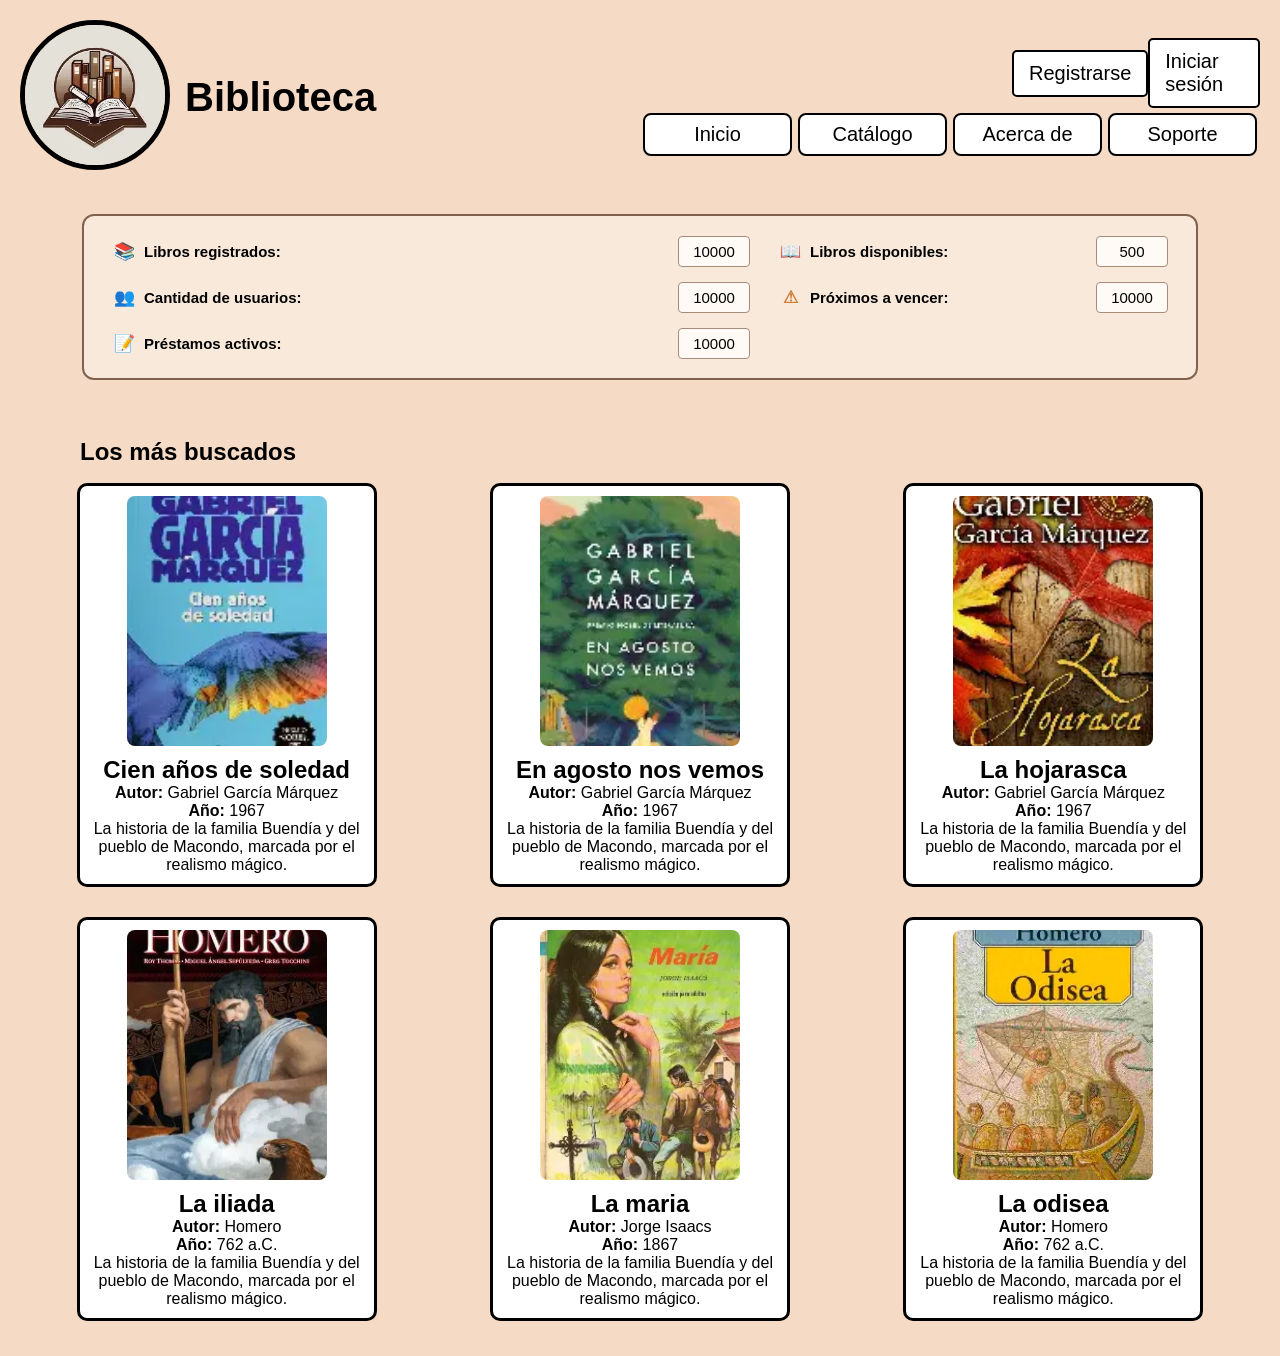
<file: index.html>
<!doctype html>
<html lang="en">
  <head>
    <meta charset="UTF-8" />
    <meta name="viewport" content="width=device-width, initial-scale=1.0" />
    <title>Biblioteca</title>
    <link rel="stylesheet" href="css/styles.css" />


  </head>
  <body>
    <div class="container">
      <div class="section header-sup">
        <div class="header-sup__logo">
          <div>
            <img
              src="images/logo.jpg"
              alt="logo de la biblioteca"
              class="logo"
            />
          </div>
          <div class="nombre">
            <p class="nombre-biblioteca">Biblioteca</p>
          </div>
        </div>
        <div class="header-sup__menu">
          <!-- Botones de login como enlaces -->
          <div class="login">
            <a href="../pages/registro.html" class="registrarse">Registrarse</a>
            <a href="../pages/login.html" class="iniciar-sesion">Iniciar sesión</a>
          </div>
          
          <!-- Menú principal -->
          <div class="menu">
            <a href="../index.html" class="btn inicio">Inicio</a>
            <a href="../pages/catalogo.html" class="btn catalogo">Catálogo</a>
            <a href="../pages/acercade.html" class="btn acerca-de">Acerca de</a>
            <a href="../pages/soporte.html" class="btn soporte">Soporte</a>
          </div>

        </div>
      </div>
    </div>

    <div class="section header-inf">
      <!-- Resumen de la biblioteca -->
    <section class="section resumen-biblioteca" aria-label="Resumen de la biblioteca">
      <div class="resumen-grupo">
        <div class="indicador">
          <span class="indicador-icono libros-icono" aria-hidden="true">&#128218;</span>
          <span>Libros registrados:</span>
          <strong>10000</strong>
        </div>
        <div class="indicador">
          <span class="indicador-icono usuarios-icono" aria-hidden="true">&#128101;</span>
          <span>Cantidad de usuarios:</span>
          <strong>10000</strong>
        </div>
        <div class="indicador">
          <span class="indicador-icono prestamos-icono" aria-hidden="true">&#128221;</span>
          <span>Préstamos activos:</span>
          <strong>10000</strong>
        </div>
      </div>
      <div class="resumen-grupo resumen-destacados">
        <div class="indicador">
          <span class="indicador-icono disponibles-icono" aria-hidden="true">&#128214;</span>
          <span>Libros disponibles:</span>
          <strong>500</strong>
        </div>
        <div class="indicador">
          <span class="indicador-icono vencer-icono" aria-hidden="true">&#9888;</span>
          <span>Próximos a vencer:</span>
          <strong>10000</strong>
        </div>
      </div>
    </section>
    </div>

    

    <!-- Catálogo de libros -->
    <div class="section content">
      <h2 class="titulo-catalogo">Los más buscados</h2>
      <div class="content-libros">
        <div class="book">
          <img
            src="images/cienañosdesoledad.jpg"
            alt="imagen de cien años de soledad"
            class="imagenlibro"
          />
          <div class="book-info">
            <h2>Cien años de soledad</h2>
            <p><strong>Autor:</strong> Gabriel García Márquez</p>
            <p><strong>Año:</strong> 1967</p>
            <p>
              La historia de la familia Buendía y del pueblo de Macondo, marcada
              por el realismo mágico.
            </p>
          </div>
        </div>

        <div class="book">
          <img
            src="images/enagostonosvemos.jpg"
            alt="imagen en agosto nos vemos"
            class="imagenlibro"
          />
          <div class="book-info">
            <h2>En agosto nos vemos</h2>
            <p><strong>Autor:</strong> Gabriel García Márquez</p>
            <p><strong>Año:</strong> 1967</p>
            <p>
              La historia de la familia Buendía y del pueblo de Macondo, marcada
              por el realismo mágico.
            </p>
          </div>
        </div>

        <div class="book">
          <img
            src="images/lahojarasca.jpg"
            alt="imagen de la hojrasca"
            class="imagenlibro"
          />
          <div class="book-info">
            <h2>La hojarasca</h2>
            <p><strong>Autor:</strong> Gabriel García Márquez</p>
            <p><strong>Año:</strong> 1967</p>
            <p>
              La historia de la familia Buendía y del pueblo de Macondo, marcada
              por el realismo mágico.
            </p>
          </div>
        </div>

        <div class="book">
          <img
            src="images/lailiada.jpg"
            alt="imagen de la iliada"
            class="imagenlibro"
          />
          <div class="book-info">
            <h2>La iliada</h2>
            <p><strong>Autor:</strong> Homero</p>
            <p><strong>Año:</strong> 762 a.C.</p>
            <p>
              La historia de la familia Buendía y del pueblo de Macondo, marcada
              por el realismo mágico.
            </p>
          </div>
        </div>

        <div class="book">
          <img
            src="images/lamaria.jpg"
            alt="imagen de la maria"
            class="imagenlibro"
          />
          <div class="book-info">
            <h2>La maria</h2>
            <p><strong>Autor:</strong> Jorge Isaacs</p>
            <p><strong>Año:</strong> 1867</p>
            <p>
              La historia de la familia Buendía y del pueblo de Macondo, marcada
              por el realismo mágico.
            </p>
          </div>
        </div>

        <div class="book">
          <img
            src="images/laodisea.jpg"
            alt="imagen de la odisea"
            class="imagenlibro"
          />
          <div class="book-info">
            <h2>La odisea</h2>
            <p><strong>Autor:</strong> Homero</p>
            <p><strong>Año:</strong> 762 a.C.</p>
            <p>
              La historia de la familia Buendía y del pueblo de Macondo, marcada
              por el realismo mágico.
            </p>
          </div>
        </div>
      </div>
    </div>
  </body>
</html>
</file>
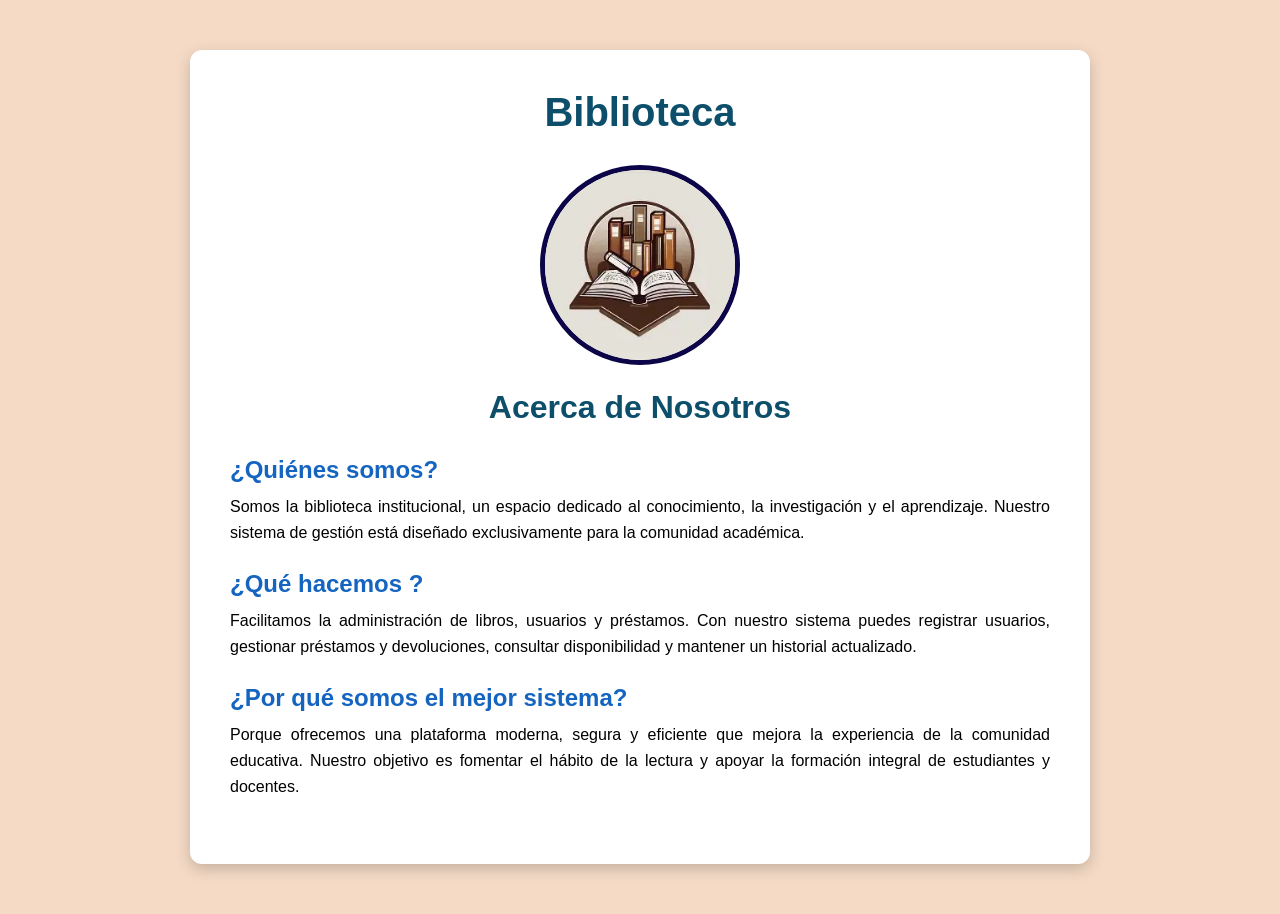
<file: pages/acercade.html>
<!DOCTYPE html>
<html lang="es">
<head>
  <meta charset="UTF-8">
  <meta name="viewport" content="width=device-width, initial-scale=1.0">
  <title>Acerca de - Biblioteca</title>
  <link rel="stylesheet" href="../css/styles.css">
</head>
<body>
  <div class="acerca-container">
    <h1 class="nombre-biblioteca">Biblioteca</h1>
     <!-- Logo grande  -->
    <div class="logo-acerca">
      <img src="../images/logo.jpg" class = "logoacercade" alt="Logo Biblioteca">
    </div>

    <h1>Acerca de Nosotros</h1>

    <section class="acerca-section">
      <h2>¿Quiénes somos?</h2>
      <p>
        Somos la biblioteca institucional, un espacio dedicado al conocimiento,
        la investigación y el aprendizaje. Nuestro sistema de gestión está
        diseñado exclusivamente para la comunidad académica.
      </p>
    </section>

    <section class="acerca-section">
      <h2>¿Qué hacemos ?</h2>
      <p>
        Facilitamos la administración de libros, usuarios y préstamos. 
        Con nuestro sistema puedes registrar usuarios, gestionar préstamos y devoluciones,
        consultar disponibilidad y mantener un historial actualizado.
      </p>
    </section>

    <section class="acerca-section">
      <h2>¿Por qué somos el mejor sistema?</h2>
      <p>
        Porque ofrecemos una plataforma moderna, segura y eficiente que mejora la
        experiencia de la comunidad educativa. Nuestro objetivo es fomentar el hábito
        de la lectura y apoyar la formación integral de estudiantes y docentes.
      </p>
    </section>
  </div>
</body>
</html>
</file>
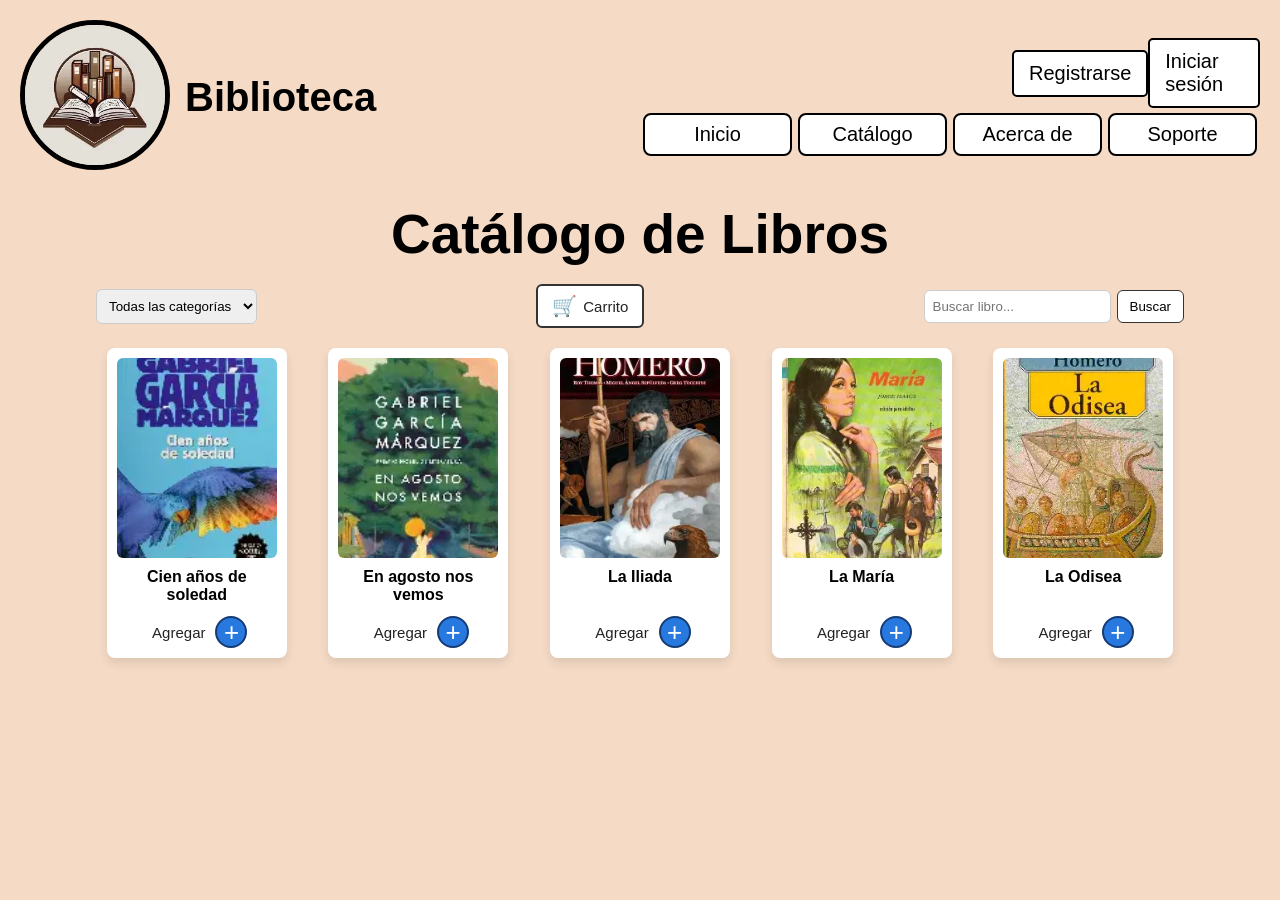
<file: pages/catalogo.html>
<!doctype html>
<html lang="es">
  <head>
    <meta charset="UTF-8" />
    <meta name="viewport" content="width=device-width, initial-scale=1.0" />
    <title>Catálogo - Biblioteca</title>
    <link rel="stylesheet" href="../css/styles.css" />
  </head>
  <body>
    <!-- Seccion arreglada de el menu principal -->
    <div class="container">
      <div class="section header-sup">
        <div class="header-sup__logo">
          <div>
            <img
              src="../images/logo.jpg"
              alt="logo de la biblioteca"
              class="logo"
            />
          </div>
          <div class="nombre">
            <p class="nombre-biblioteca">Biblioteca</p>
          </div>
        </div>
        <div class="header-sup__menu">
          <!-- Botones de login como enlaces -->
          <div class="login">
            <a href="../pages/registro.html" class="registrarse">Registrarse</a>
            <a href="../pages/login.html" class="iniciar-sesion"
              >Iniciar sesión</a
            >
          </div>

          <!-- Menú principal -->
          <div class="menu">
            <a href="../index.html" class="btn inicio">Inicio</a>
            <a href="../pages/catalogo.html" class="btn catalogo">Catálogo</a>
            <a href="../pages/acercade.html" class="btn acerca-de">Acerca de</a>
            <a href="../pages/soporte.html" class="btn soporte">Soporte</a>
          </div>
        </div>
      </div>
    </div>
    <!-- Seccion de el titulo de la pagina catalogo -->
    <div class="Titulo-catalogo">
      <h1 class="Titulo-text-catalogo">Catálogo de Libros</h1>

    </div>
    <div class="catalogo-container">

      <!-- Barra de búsqueda y categorías -->
      <div class="catalogo-barra">
        <select id="categorias">
          <option value="todos">Todas las categorías</option>
          <option value="novela">Novela</option>
          <option value="historia">Historia</option>
          <option value="ciencia">Ciencia</option>
          <option value="poesia">Poesía</option>
        </select>
        <button class="carrito" type="button" aria-label="Carrito de compras">
          <span aria-hidden="true">&#128722;</span>
          <span>Carrito</span>
        </button>
        <div class="buscarlibro">
          <input type="text" id="buscarLibro" placeholder="Buscar libro..." />
          <button id="btnBuscar" type="button">Buscar</button>

        </div>
        
      </div>

      <!-- Rejilla de libros -->
      <div class="catalogo-grid">
        <div class="libro" data-categoria="novela">
          <img
            src="../images/cienañosdesoledad.jpg"
            alt="Cien años de soledad"
          />
          <p>Cien años de soledad</p>
          <button class="agregar-carrito" type="button">
            <span>Agregar</span><span class="icono-agregar" aria-hidden="true">+</span>
          </button>
        </div>
        <div class="libro" data-categoria="novela">
          <img src="../images/enagostonosvemos.jpg" alt="En agosto nos vemos" />
          <p>En agosto nos vemos</p>
          <button class="agregar-carrito" type="button">
            <span>Agregar</span><span class="icono-agregar" aria-hidden="true">+</span>
          </button>
        </div>
        <div class="libro" data-categoria="historia">
          <img src="../images/lailiada.jpg" alt="La Iliada" />
          <p>La Iliada</p>
          <button class="agregar-carrito" type="button">
            <span>Agregar</span><span class="icono-agregar" aria-hidden="true">+</span>
          </button>
        </div>
        <div class="libro" data-categoria="novela">
          <img src="../images/lamaria.jpg" alt="La María" />
          <p>La María</p>
          <button class="agregar-carrito" type="button">
            <span>Agregar</span><span class="icono-agregar" aria-hidden="true">+</span>
          </button>
        </div>
        <div class="libro" data-categoria="historia">
          <img src="../images/laodisea.jpg" alt="La Odisea" />
          <p>La Odisea</p>
          <button class="agregar-carrito" type="button">
            <span>Agregar</span><span class="icono-agregar" aria-hidden="true">+</span>
          </button>
        </div>
      </div>
    </div>

    <!-- Ruta correcta al JS -->
    <script src="../Js/script-catalogo.js"></script>
  </body>
</html>
</file>
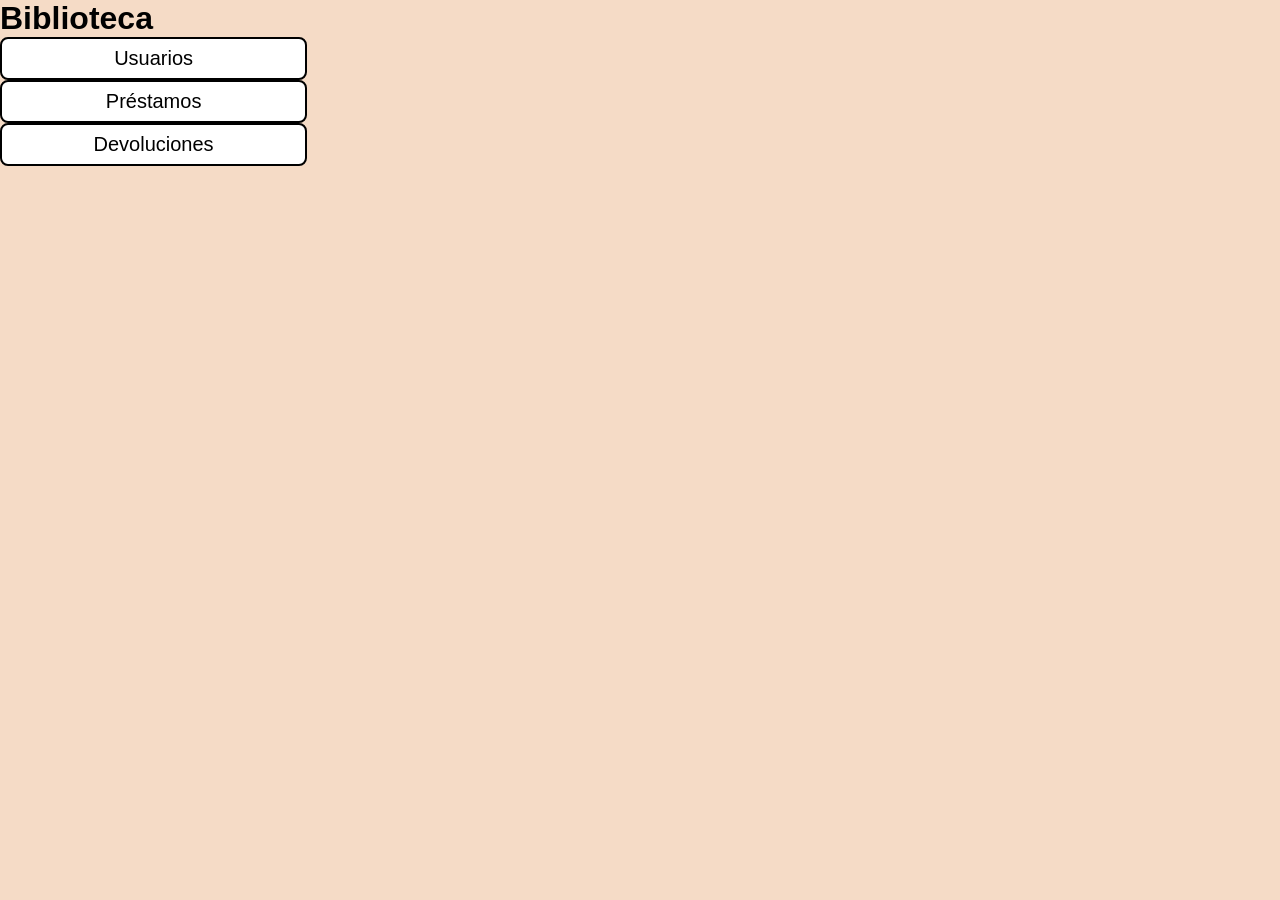
<file: pages/is.html>
<!DOCTYPE html>
<html lang="es">
<head>
  <meta charset="UTF-8">
  <meta name="viewport" content="width=device-width, initial-scale=1.0">
  <title>Sistema de Gestión de Biblioteca</title>
  <link rel="stylesheet" href="../css/styles.css">
</head>
<body>
  <div class="is-container">
    <h1>Biblioteca</h1>
    <div class="menu-is">
      <button id="btnUsuarios" class="btn">Usuarios</button>
      <button id="btnPrestamos" class="btn">Préstamos</button>
      <button id="btnDevoluciones" class="btn">Devoluciones</button>
    </div>

    <!-- Secciones dinámicas -->
    <div id="usuariosSection" class="section-is hidden">
      <h2>Buscar Usuario</h2>
      <input type="text" placeholder="Ingrese nombre o correo">
      <button class="btn"> Buscar</button>
    </div>

    <div id="prestamosSection" class="section-is hidden">
      <h2>Buscar Préstamo</h2>
      <input type="text" placeholder="Ingrese ID de préstamo">
      <button class="btn"> Buscar</button>
    </div>

    <div id="devolucionesSection" class="section-is hidden">
      <h2>Registrar Devolución</h2>
      <form id="devolucionForm">
        <label for="fecha">Fecha de devolución</label>
        <input type="date" id="fecha">

        <label>Estado</label>
        <select id="estado">
          <option value="tiempo">A tiempo</option>
          <option value="retraso">Con retraso</option>
        </select>

        <button type="submit" class="btn">Confirmar devolución</button>
      </form>
      <div id="mensajeDevolucion"></div>
    </div>
  </div>

  <script src="../Js/is.js"></script>
</body>
</html>
</file>
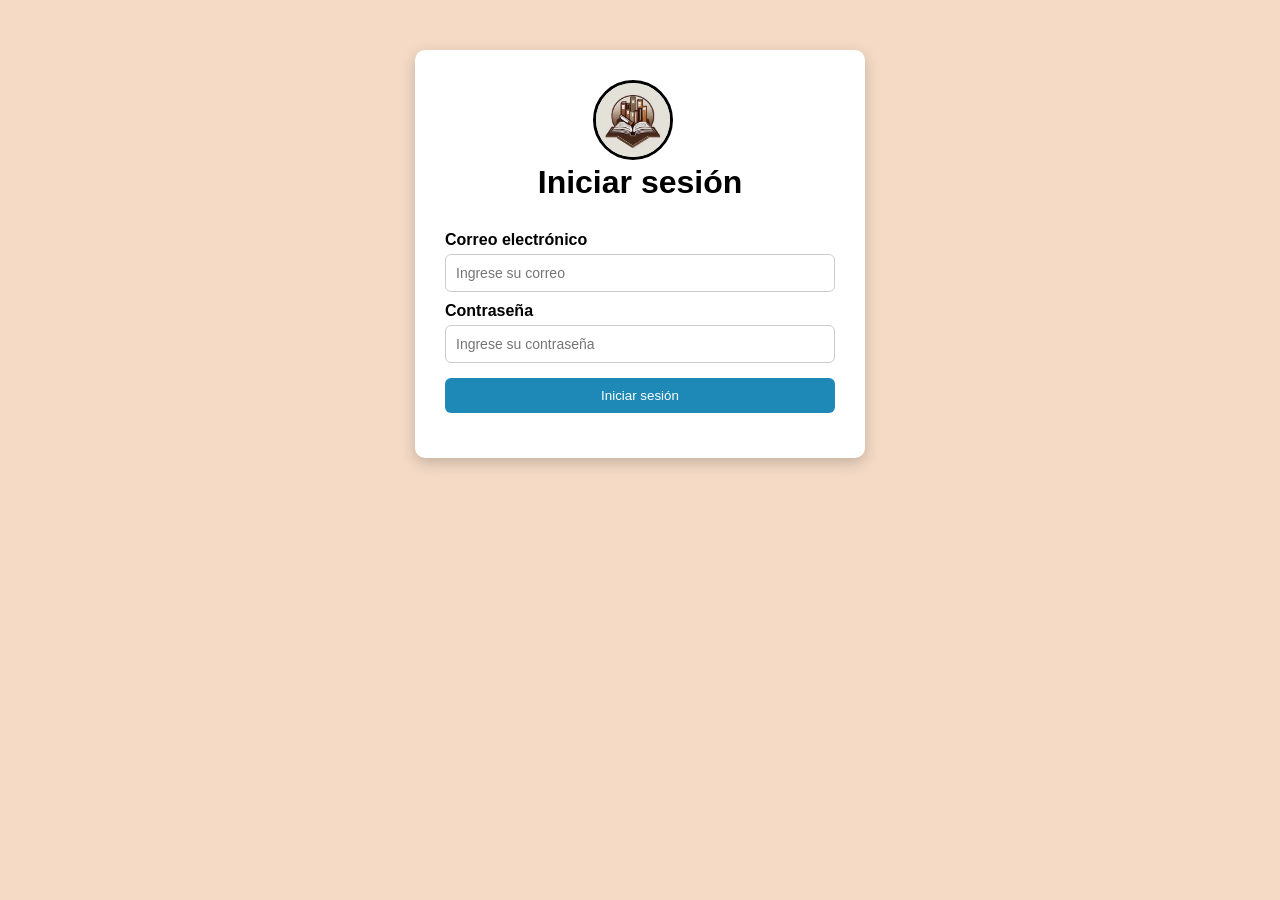
<file: pages/login.html>
<!DOCTYPE html>
<html lang="es">
<head>
  <meta charset="UTF-8">
  <meta name="viewport" content="width=device-width, initial-scale=1.0">
  <title>Iniciar sesión - Biblioteca</title>
  <link rel="stylesheet" href="../css/styles.css">
</head>
<body>
  <div class="login-container">
    <div class="login-header">
      <img src="../images/logo.jpg" alt="Logo Biblioteca" class="logo">
      <h1>Iniciar sesión</h1>
    </div>

    <form id="loginForm" class="login-form">
      <label for="correo">Correo electrónico</label>
      <input type="email" id="correo" placeholder="Ingrese su correo">

      <label for="password">Contraseña</label>
      <input type="password" id="password" placeholder="Ingrese su contraseña">

      <button type="submit" class="btn-login">Iniciar sesión</button>
    </form>

    <div id="mensaje" class="mensaje"></div>
  </div>

  <script src="../Js/script-Login.js"></script>
</body>
</html>
</file>
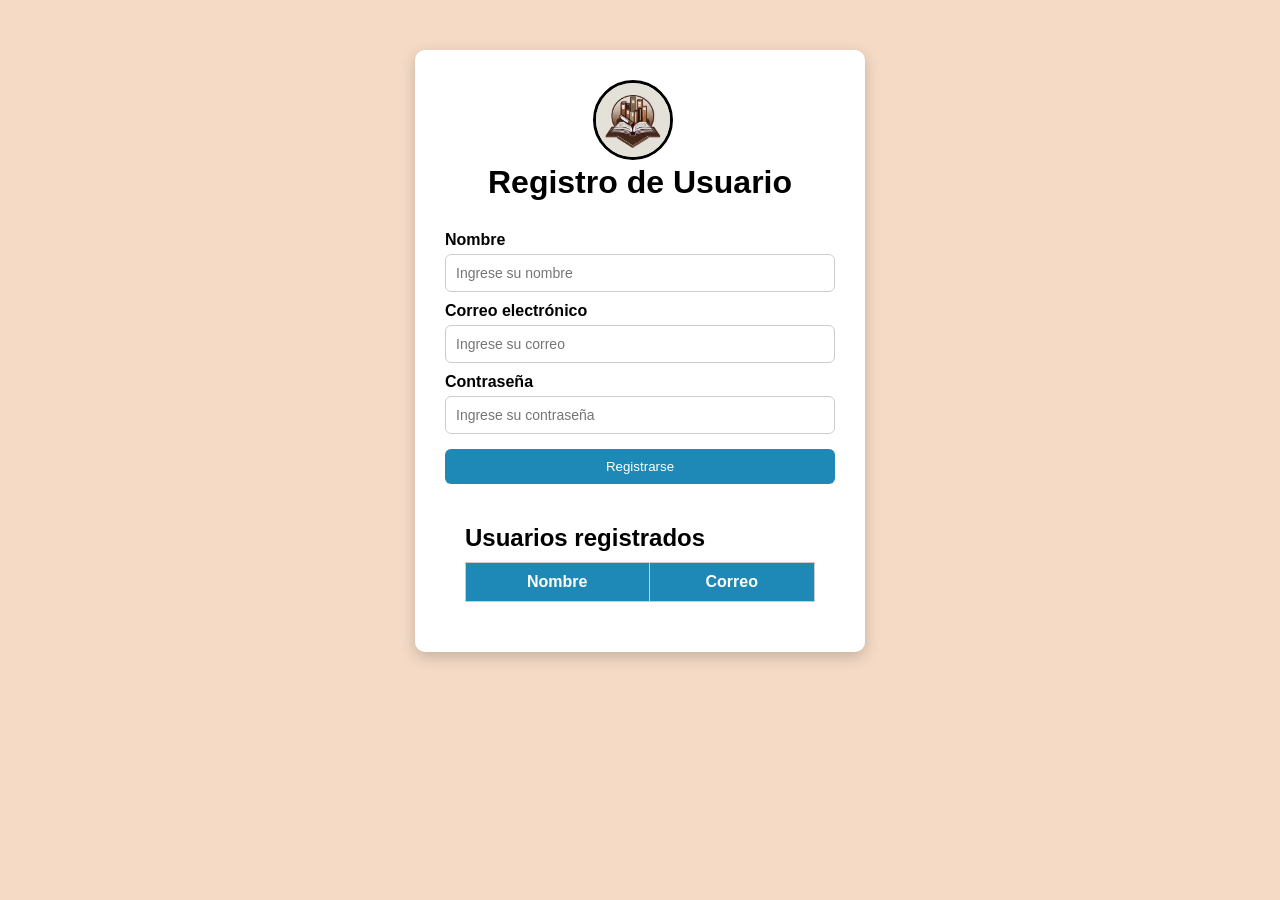
<file: pages/registro.html>
<!DOCTYPE html>
<html lang="es">
<head>
  <meta charset="UTF-8">
  <meta name="viewport" content="width=device-width, initial-scale=1.0">
  <title>Registro - Biblioteca</title>
  <link rel="stylesheet" href="../css/styles.css">
</head>
<body>
  <div class="registro-container">
    <div class="registro-header">
      <img src="../images/logo.jpg" alt="Logo Biblioteca" class="logo">
      <h1>Registro de Usuario</h1>
    </div>

    <form id="registroForm" class="registro-form">
      <label for="nombre">Nombre</label>
      <input type="text" id="nombre" placeholder="Ingrese su nombre">

      <label for="correo">Correo electrónico</label>
      <input type="email" id="correo" placeholder="Ingrese su correo">

      <label for="password">Contraseña</label>
      <input type="password" id="password" placeholder="Ingrese su contraseña">

      <button type="submit" class="btn-registro">Registrarse</button>
    </form>

    <div class="cardTable">
      <h2>Usuarios registrados</h2>
      <table id="usersTable">
        <thead>
          <tr>
            <th>Nombre</th>
            <th>Correo</th>
          </tr>
        </thead>
        <tbody></tbody>
      </table>
    </div>
  </div>

  <script src="C:\Users\alban\OneDrive\Documentos\PAUmabel\microptoyecto2\Js\script.js"></script>
</body>
</html>
</file>
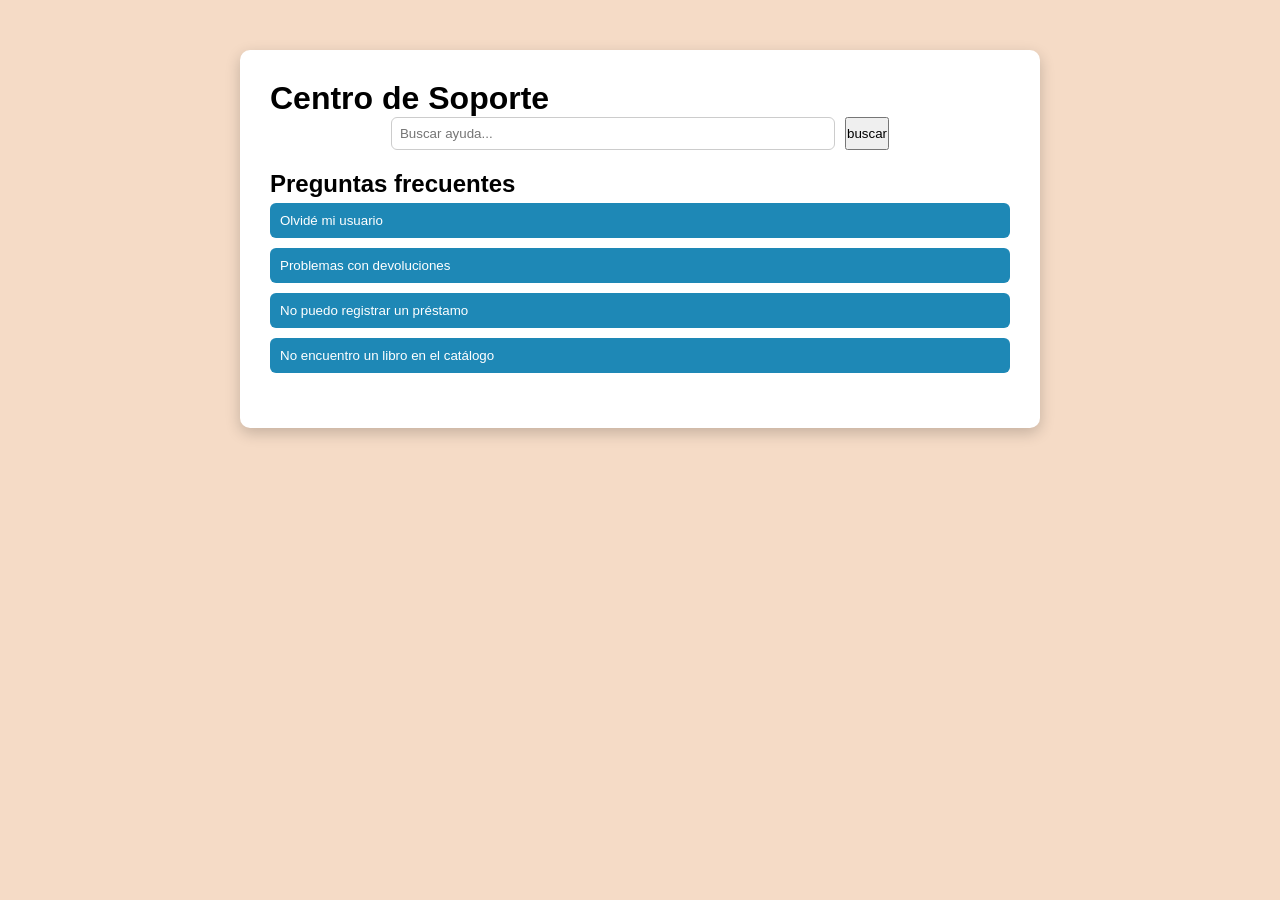
<file: pages/soporte.html>
<!DOCTYPE html>
<html lang="es">
<head>
  <meta charset="UTF-8">
  <meta name="viewport" content="width=device-width, initial-scale=1.0">
  <title>Soporte - Biblioteca</title>
  <link rel="stylesheet" href="../css/styles.css">
</head>
<body>
  <div class="soporte-container">
    <h1>Centro de Soporte</h1>

    <!-- Barra de búsqueda -->
    <div class="soporte-barra">
      <input type="text" id="buscarSoporte" placeholder="Buscar ayuda...">
      <button id="btnBuscarSoporte">buscar</button>
    </div>

    <!-- Preguntas frecuentes -->
    <div class="faq">
      <h2>Preguntas frecuentes</h2>
      <ul>
        <li><button class="faq-btn" data-id="usuario">Olvidé mi usuario</button></li>
        <li><button class="faq-btn" data-id="devoluciones">Problemas con devoluciones</button></li>
        <li><button class="faq-btn" data-id="prestamos">No puedo registrar un préstamo</button></li>
        <li><button class="faq-btn" data-id="catalogo">No encuentro un libro en el catálogo</button></li>
      </ul>
    </div>

    <!-- Respuestas dinámicas -->
    <div id="respuestaSoporte" class="respuesta"></div>
  </div>

  <script src="../Js/script-soporte.js"></script>
</body>
</html>
</file>
<file: css/styles.css>
/* Reset */
* {
    margin: 0;
    padding: 0;
    box-sizing: border-box;
}

/* General */
body {
    background-color: #f5dbc6;
    font-family: Arial, sans-serif;
}

/* Contenedor */
.container {
    display: flex;
    flex-wrap: wrap;
}

/* Secciones */
.section {
    display: flex;
    width: 100%;
    justify-content: center;
    align-items: center;
    padding: 20px;
}

  /* Resumen de indicadores */
  .resumen-biblioteca {
    width: 90%;
    margin: 0 auto 18px;
    padding: 18px 28px;
    border: 2px solid #80624f;
    border-radius: 12px;
    background-color: #f9e9da;
    justify-content: space-between;
    align-items: stretch;
    gap: 28px;
  }

  .resumen-grupo {
    display: flex;
    flex: 1;
    flex-direction: column;
    gap: 12px;
  }

  .resumen-destacados {
    max-width: 390px;
  }

  .indicador {
    display: grid;
    grid-template-columns: 24px 1fr 72px;
    align-items: center;
    gap: 8px;
    min-height: 34px;
    font-size: 15px;
    font-weight: bold;
  }

  .indicador-icono {
    font-size: 17px;
    text-align: center;
  }

  .libros-icono, .disponibles-icono {
    color: #568f35;
  }

  .usuarios-icono {
    color: #5e2357;
  }

  .prestamos-icono {
    color: #9a603e;
  }

  .vencer-icono {
    color: #d27b36;
  }

  .indicador strong {
    padding: 6px 8px;
    border: 1px solid #a78c7a;
    border-radius: 4px;
    background-color: #fffaf5;
    text-align: center;
    font-weight: normal;
  }

/* Header superior */
.header-sup {
    height: auto;
    display: flex;
    justify-content: space-between;
    align-items: center;
    flex-wrap: wrap;
}

/* Logo */
.header-sup__logo {
    display: flex;
    flex-direction: row;
    align-items: center;
    width: 50%;
}

.logo {
    border-radius: 50%;
    height: 150px;
    width: 150px;
    border: 5px solid black;
    margin-right: 15px;
}

.nombre {
    display: flex;
    align-items: center;
}



/* Menú superior */
.header-sup__menu {
    display: flex;
    flex-direction: column;
    width: 50%;
    align-items: flex-end;
}

/* Botones generales */
.btn {
    display: flex;
    font-size: 20px;
    color: black;
    border: 2px solid black;
    border-radius: 8px;
    padding: 8px 15px;
    text-decoration: none;
    background-color: white;
    cursor: pointer;
    transition: all 0.3s ease;
    justify-content: center;
    align-items: center;
    width: 24%;
}

.btn:hover {
    background-color: #a4c639;
    color: white;
    transform: scale(1.05);
}

/* Login */
.login {
    display: flex;
    justify-content: space-around;
    align-items: center;
    margin-bottom: 5px;
    width: 40%;
}

/* Menú principal */
.menu {
    display: flex;
    justify-content: space-around;
    width: 100%;
}

/* Libros */
.content {
    display: flex;
    flex-wrap: wrap;
    justify-content: center;
}

.titulo-catalogo {
  width: 100%;
  max-width: 1120px;
  margin: 0 auto 2px;
  font-size: 24px;
  text-align: left;
}

.content-libros {
    display: flex;
    flex-wrap: wrap;
    justify-content: space-around;
    width: 100%;
}

.book {
    width: 300px;
    border: 3px solid black;
    border-radius: 10px;
    margin: 15px;
    padding: 10px;
    background-color: #fff;
    display: flex;
    flex-direction: column;
    align-items: center;
    transition: transform 0.3s ease;
}

.book:hover {
    transform: translateY(-5px);
}

.imagenlibro {
    height: 250px;
    width: 200px;
    object-fit: cover;
    border-radius: 8px;
    margin-bottom: 10px;
}

.book-info {
    display: flex;
    flex-direction: column;
    font-size: 16px;
    text-align: center;
}

/* Responsividad */
@media (max-width: 768px) {
  .resumen-biblioteca {
    width: calc(100% - 30px);
    flex-direction: column;
    gap: 12px;
  }

  .resumen-destacados {
    max-width: none;
  }

    .header-sup {
        flex-direction: column;
        align-items: center;
    }
    
    .header-sup__logo, .header-sup__menu {
        width: 100%;
        justify-content: center;
        margin-bottom: 10px;
    }
    .menu {
        flex-direction: column;
      align-items: center;
        gap: 10px;
      width: 100%;
    }
    .btn {
        width: 80%;
        font-size: 16px;
    }
    .book {
        width: 90%;
    }
}

@media (max-width: 480px) {
  .resumen-biblioteca {
    padding: 14px;
  }

  .indicador {
    grid-template-columns: 22px 1fr 64px;
    font-size: 13px;
  }

    .nombre-biblioteca {
        font-size: 28px;
    }
    .btn {
        font-size: 14px;
        padding: 6px 10px;
    }
    .book {
        width: 100%;
    }
}
/*boton registro*/
.registrarse, .iniciar-sesion {
  font-size: 20px;
  color: black;
  border: 2px solid black;
  border-radius: 5px;
  padding: 10px 15px;
  text-decoration: none; /* quita el subrayado */
  display: inline-block;
  background-color: white;
  transition: 0.3s;
}

@media (max-width: 768px) {
  .header-sup__menu {
    width: 100%;
  }

  .login {
    width: 100%;
    flex-direction: column;
    gap: 8px;
  }

  .registrarse, .iniciar-sesion {
    width: 50%;
    padding: 8px 10px;
    text-align: center;
  }
}

/* ============= estilos del registro==================*/

.registro-container {
  max-width: 450px;
  margin: 50px auto;
  background: #fff;
  padding: 30px;
  border-radius: 10px;
  box-shadow: 0 5px 15px rgba(0,0,0,0.2);
}

.registro-header {
  text-align: center;
  margin-bottom: 20px;
}

.registro-header .logo {
  width: 80px;
  height: 80px;
  border-radius: 50%;
  border: 3px solid black;
}

.registro-form {
  display: flex;
  flex-direction: column;
}

.registro-form label {
  margin-top: 10px;
  font-weight: bold;
}

.registro-form input {
  padding: 10px;
  margin-top: 5px;
  border: 1px solid #ccc;
  border-radius: 6px;
  font-size: 14px;
}

.registro-form input:focus {
  outline: none;
  border-color: #1e88b6;
  box-shadow: 0 0 5px rgba(30, 136, 182, 0.3);
}

.btn-registro {
  background-color: #1e88b6;
  color: white;
  border: none;
  border-radius: 6px;
  padding: 10px;
  margin-top: 15px;
  cursor: pointer;
  transition: background-color 0.3s ease;
}

.btn-registro:hover {
  background-color: #1565c0;
}

/* Tabla de usuarios */
.cardTable {
  margin-top: 20px;
  background: white;
  padding: 20px;
  border-radius: 10px;
}

table {
  width: 100%;
  border-collapse: collapse;
  margin-top: 10px;
}

thead {
  background-color: #1e88b6;
  color: white;
}

th, td {
  padding: 10px;
  border: 1px solid #ccc;
  text-align: center;
}
/* estilos login*/
.login-container {
  max-width: 450px;
  margin: 50px auto;
  background: #fff;
  padding: 30px;
  border-radius: 10px;
  box-shadow: 0 5px 15px rgba(0,0,0,0.2);
}

.login-header {
  text-align: center;
  margin-bottom: 20px;
}

.login-header .logo {
  width: 80px;
  height: 80px;
  border-radius: 50%;
  border: 3px solid black;
}

.login-form {
  display: flex;
  flex-direction: column;
}

.login-form label {
  margin-top: 10px;
  font-weight: bold;
}

.login-form input {
  padding: 10px;
  margin-top: 5px;
  border: 1px solid #ccc;
  border-radius: 6px;
  font-size: 14px;
}

.login-form input:focus {
  outline: none;
  border-color: #1e88b6;
  box-shadow: 0 0 5px rgba(30, 136, 182, 0.3);
}

.btn-login {
  background-color: #1e88b6;
  color: white;
  border: none;
  border-radius: 6px;
  padding: 10px;
  margin-top: 15px;
  cursor: pointer;
  transition: background-color 0.3s ease;
}

.btn-login:hover {
  background-color: #1565c0;
}

.mensaje {
  margin-top: 15px;
  font-size: 16px;
  text-align: center;
}
/*________________is estilo______________________________________________________*/
.section-dashboard {
  margin-top: 20px;
  padding: 20px;
  background: #fff;
  border-radius: 10px;
  box-shadow: 0 5px 15px rgba(0,0,0,0.2);
}

.hidden {
  display: none;
}

.section-dashboard h2 {
  margin-bottom: 15px;
}

.section-dashboard input, .section-dashboard select {
  display: block;
  margin: 10px 0;
  padding: 8px;
  width: 100%;
  border: 1px solid #ccc;
  border-radius: 6px;
}

/*_________________________________catalogo__________________________________*/
.catalogo-container {
  display: flex;
  flex-direction: column;
  justify-content: center;
  width: 85%;
  height: 100%;
  margin: 10px auto;
  text-align: center;
}
.Titulo-catalogo{
  display: flex;
  height: 80px;
  justify-content: center;
  align-items: center;
}
.Titulo-text-catalogo{
  font-size: 55px;

}

.catalogo-barra {
  display: flex;
  justify-content: space-between;
  align-items: center;
  gap: 10px;
  margin-bottom: 20px;
}

.buscarlibro {
  display: flex;
  align-items: center;
  gap: 6px;
}


#btnBuscar{
  height: 100%;
  padding: 8px 12px;
  border: 1px solid #333;
  border-radius: 6px;
  background-color: #fff;
  cursor: pointer;
}

.carrito {
  display: flex;
  align-items: center;
  gap: 6px;
  padding: 8px 14px;
  border: 2px solid #333;
  border-radius: 6px;
  background-color: #fff;
  color: #222;
  font-size: 15px;
  cursor: pointer;
}

.carrito span:first-child {
  font-size: 20px;
}

.carrito:hover,
#btnBuscar:hover {
  background-color: #e7f0ff;

}

.catalogo-barra input, .catalogo-barra select {
  padding: 8px;
  border: 1px solid #ccc;
  border-radius: 6px;
}

.catalogo-grid {
  display: flex;
  flex-wrap: wrap;
  justify-content: space-around;
  gap: 20px;
}

.libro {
  background: #fff;
  display: flex;
  flex-direction: column;
  align-items: center;
  width: 180px;
  padding: 10px;
  border-radius: 8px;
  box-shadow: 0 5px 10px rgba(0,0,0,0.1);
}

.libro img {
  width: 100%;
  height: 200px;
  object-fit: cover;
  border-radius: 6px;
}

.libro p {
  min-height: 40px;
  margin: 10px 0 8px;
  font-weight: bold;
}

.agregar-carrito {
  display: flex;
  align-items: center;
  gap: 10px;
  padding: 0 4px 0 10px;
  border: 0;
  background: transparent;
  color: #222;
  font-size: 15px;
  cursor: pointer;
}

.icono-agregar {
  display: grid;
  width: 32px;
  height: 32px;
  place-items: center;
  border: 2px solid #163b73;
  border-radius: 50%;
  background-color: #2879df;
  color: #fff;
  font-size: 26px;
  line-height: 1;
}

.agregar-carrito:hover .icono-agregar {
  background-color: #155eb8;
}

@media (max-width: 768px) {
  .catalogo-barra {
    flex-wrap: wrap;
    justify-content: center;
  }

  .catalogo-barra select,
  .buscarlibro {
    width: 100%;
  }

  .buscarlibro input {
    flex: 1;
  }
}
/**-----------------------------------------------------------**/





/**____________________________estilo acerca de ______________*/
.acerca-container {
  display: flex;
  justify-content: center;
  align-items: center;
  flex-direction: column;
  max-width: 900px;
  margin: 50px auto;
  background: #fff;
  padding: 40px;
  border-radius: 12px;
  box-shadow: 0 5px 15px rgba(0,0,0,0.2);
}

.logo-acerca {
  text-align: center;
  margin-bottom: 20px;
}

.logo-acerca img {
  width: 200px;
  height: 200px;
  border-radius: 50%;
  border: 5px solid #0c0649;
}

.acerca-container h1 {
  text-align: center;
  margin-bottom: 30px;
  color: #0d4f6b;
}

.acerca-section {
  margin-bottom: 25px;
}

.acerca-section h2 {
  color: #1565c0;
  margin-bottom: 10px;
}

.acerca-section p {
  line-height: 1.6;
  text-align: justify;
}
/*___________________________________-estilo de soporte _____________________*/
.soporte-container {
  max-width: 800px;
  margin: 50px auto;
  background: #fff;
  padding: 30px;
  border-radius: 10px;
  box-shadow: 0 5px 15px rgba(0,0,0,0.2);
}

.soporte-barra {
  display: flex;
  justify-content: center;
  gap: 10px;
  margin-bottom: 20px;
}

.soporte-barra input {
  padding: 8px;
  border: 1px solid #ccc;
  border-radius: 6px;
  width: 60%;
}

.faq ul {
  list-style: none;
  padding: 0;
}

.faq-btn {
  background: #1e88b6;
  color: white;
  border: none;
  border-radius: 6px;
  padding: 10px;
  margin: 5px 0;
  cursor: pointer;
  width: 100%;
  text-align: left;
}

.faq-btn:hover {
  background: #1565c0;
}

.respuesta {
  margin-top: 20px;
  font-size: 16px;
  text-align: justify;
  color: #333;
}

.nombre-biblioteca {
    font-size: 40px;
    font-weight: bold;
    color: black;
}
</file>
